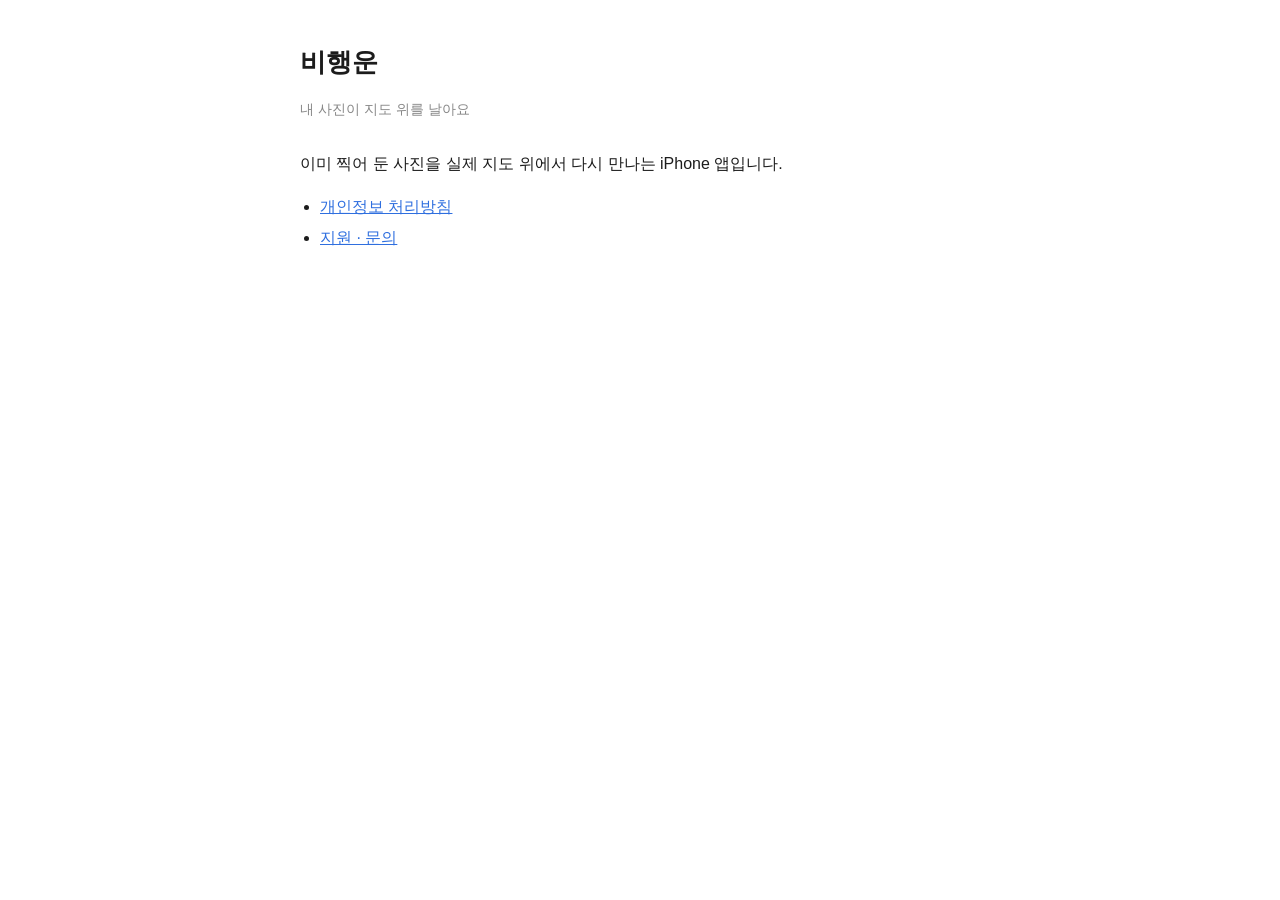
<file: index.html>
<!doctype html><html lang="ko"><head><meta charset="utf-8"><meta name="viewport" content="width=device-width,initial-scale=1"><title>비행운</title><link rel="stylesheet" href="style.css"></head>
<body><h1>비행운</h1><p class="meta">내 사진이 지도 위를 날아요</p>
<p>이미 찍어 둔 사진을 실제 지도 위에서 다시 만나는 iPhone 앱입니다.</p>
<ul><li><a href="privacy/">개인정보 처리방침</a></li><li><a href="support/">지원 · 문의</a></li></ul>
</body></html>
</file>
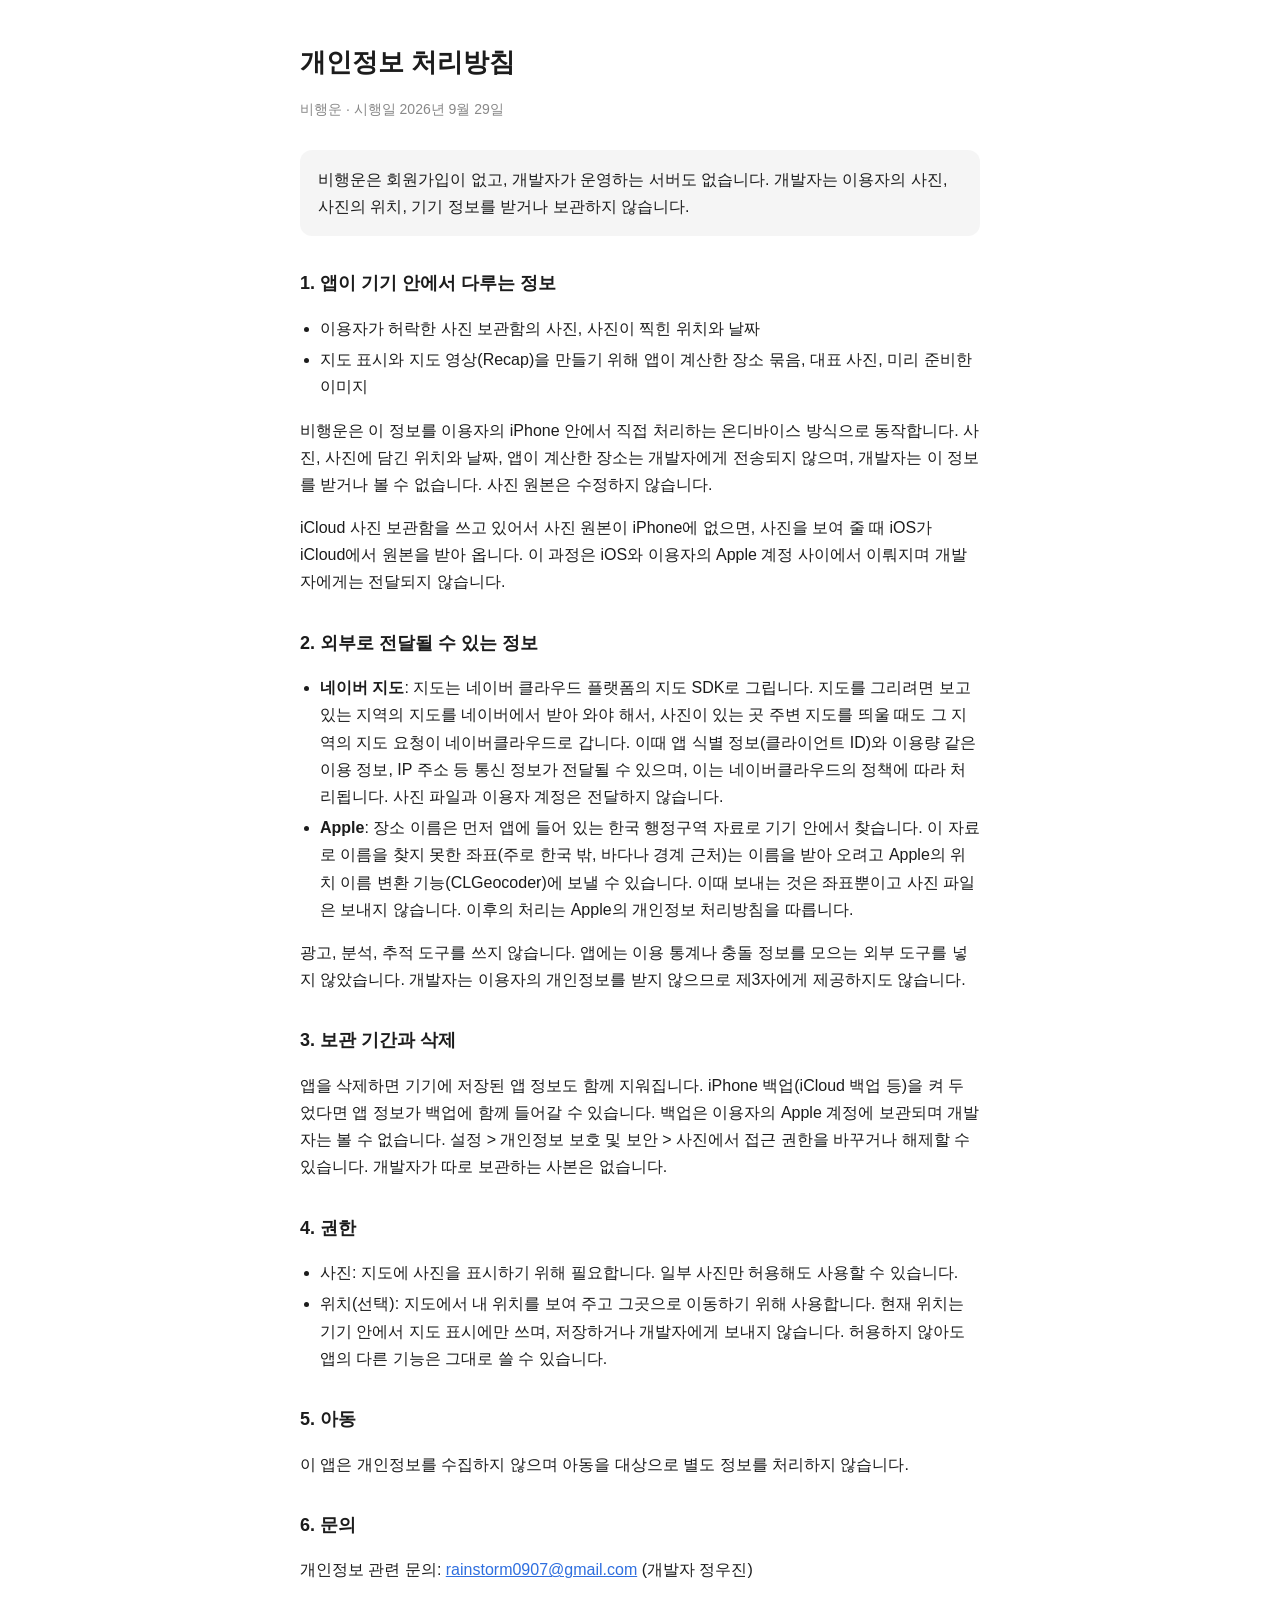
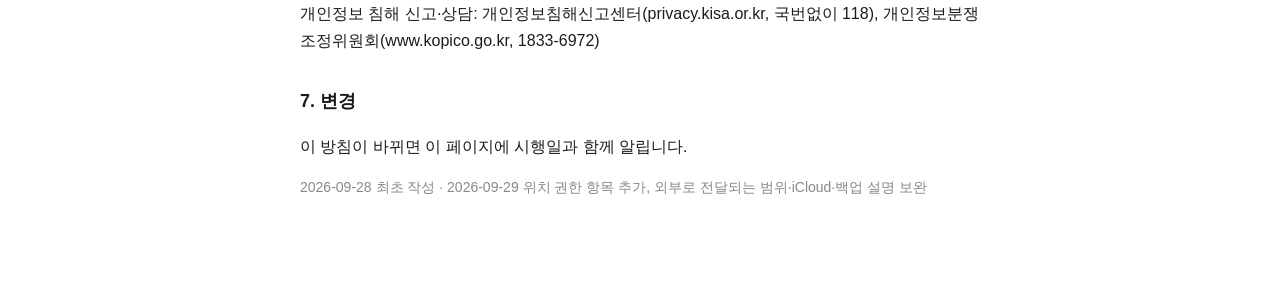
<file: privacy/index.html>
<!doctype html><html lang="ko"><head><meta charset="utf-8"><meta name="viewport" content="width=device-width,initial-scale=1"><title>비행운 개인정보 처리방침</title><link rel="stylesheet" href="../style.css"></head>
<body><h1>개인정보 처리방침</h1><p class="meta">비행운 · 시행일 2026년 9월 29일</p>
<div class="box">비행운은 회원가입이 없고, 개발자가 운영하는 서버도 없습니다. 개발자는 이용자의 사진, 사진의 위치, 기기 정보를 받거나 보관하지 않습니다.</div>

<h2>1. 앱이 기기 안에서 다루는 정보</h2>
<ul>
<li>이용자가 허락한 사진 보관함의 사진, 사진이 찍힌 위치와 날짜</li>
<li>지도 표시와 지도 영상(Recap)을 만들기 위해 앱이 계산한 장소 묶음, 대표 사진, 미리 준비한 이미지</li>
</ul>
<p>비행운은 이 정보를 이용자의 iPhone 안에서 직접 처리하는 온디바이스 방식으로 동작합니다. 사진, 사진에 담긴 위치와 날짜, 앱이 계산한 장소는 개발자에게 전송되지 않으며, 개발자는 이 정보를 받거나 볼 수 없습니다. 사진 원본은 수정하지 않습니다.</p>
<p>iCloud 사진 보관함을 쓰고 있어서 사진 원본이 iPhone에 없으면, 사진을 보여 줄 때 iOS가 iCloud에서 원본을 받아 옵니다. 이 과정은 iOS와 이용자의 Apple 계정 사이에서 이뤄지며 개발자에게는 전달되지 않습니다.</p>

<h2>2. 외부로 전달될 수 있는 정보</h2>
<ul>
<li><b>네이버 지도</b>: 지도는 네이버 클라우드 플랫폼의 지도 SDK로 그립니다. 지도를 그리려면 보고 있는 지역의 지도를 네이버에서 받아 와야 해서, 사진이 있는 곳 주변 지도를 띄울 때도 그 지역의 지도 요청이 네이버클라우드로 갑니다. 이때 앱 식별 정보(클라이언트 ID)와 이용량 같은 이용 정보, IP 주소 등 통신 정보가 전달될 수 있으며, 이는 네이버클라우드의 정책에 따라 처리됩니다. 사진 파일과 이용자 계정은 전달하지 않습니다.</li>
<li><b>Apple</b>: 장소 이름은 먼저 앱에 들어 있는 한국 행정구역 자료로 기기 안에서 찾습니다. 이 자료로 이름을 찾지 못한 좌표(주로 한국 밖, 바다나 경계 근처)는 이름을 받아 오려고 Apple의 위치 이름 변환 기능(CLGeocoder)에 보낼 수 있습니다. 이때 보내는 것은 좌표뿐이고 사진 파일은 보내지 않습니다. 이후의 처리는 Apple의 개인정보 처리방침을 따릅니다.</li>
</ul>
<p>광고, 분석, 추적 도구를 쓰지 않습니다. 앱에는 이용 통계나 충돌 정보를 모으는 외부 도구를 넣지 않았습니다. 개발자는 이용자의 개인정보를 받지 않으므로 제3자에게 제공하지도 않습니다.</p>

<h2>3. 보관 기간과 삭제</h2>
<p>앱을 삭제하면 기기에 저장된 앱 정보도 함께 지워집니다. iPhone 백업(iCloud 백업 등)을 켜 두었다면 앱 정보가 백업에 함께 들어갈 수 있습니다. 백업은 이용자의 Apple 계정에 보관되며 개발자는 볼 수 없습니다. 설정 &gt; 개인정보 보호 및 보안 &gt; 사진에서 접근 권한을 바꾸거나 해제할 수 있습니다. 개발자가 따로 보관하는 사본은 없습니다.</p>

<h2>4. 권한</h2>
<ul>
<li>사진: 지도에 사진을 표시하기 위해 필요합니다. 일부 사진만 허용해도 사용할 수 있습니다.</li>
<li>위치(선택): 지도에서 내 위치를 보여 주고 그곳으로 이동하기 위해 사용합니다. 현재 위치는 기기 안에서 지도 표시에만 쓰며, 저장하거나 개발자에게 보내지 않습니다. 허용하지 않아도 앱의 다른 기능은 그대로 쓸 수 있습니다.</li>
</ul>

<h2>5. 아동</h2>
<p>이 앱은 개인정보를 수집하지 않으며 아동을 대상으로 별도 정보를 처리하지 않습니다.</p>

<h2>6. 문의</h2>
<p>개인정보 관련 문의: <a href="mailto:rainstorm0907@gmail.com">rainstorm0907@gmail.com</a> (개발자 정우진)</p>
<p>개인정보 침해 신고·상담: 개인정보침해신고센터(privacy.kisa.or.kr, 국번없이 118), 개인정보분쟁조정위원회(www.kopico.go.kr, 1833-6972)</p>

<h2>7. 변경</h2>
<p>이 방침이 바뀌면 이 페이지에 시행일과 함께 알립니다.</p>
<p class="meta">2026-09-28 최초 작성 · 2026-09-29 위치 권한 항목 추가, 외부로 전달되는 범위·iCloud·백업 설명 보완</p>
</body></html>
</file>
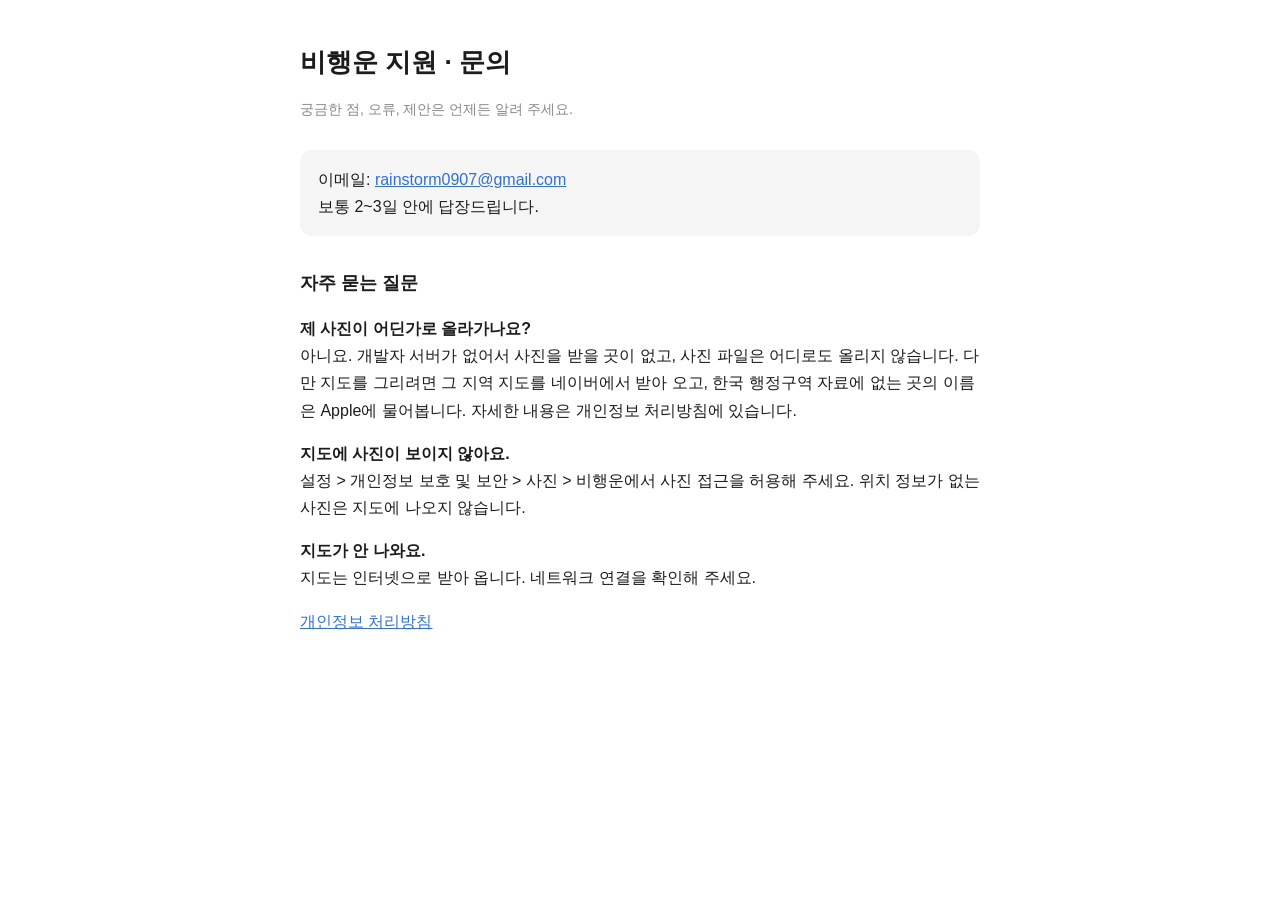
<file: support/index.html>
<!doctype html><html lang="ko"><head><meta charset="utf-8"><meta name="viewport" content="width=device-width,initial-scale=1"><title>비행운 지원</title><link rel="stylesheet" href="../style.css"></head>
<body><h1>비행운 지원 · 문의</h1><p class="meta">궁금한 점, 오류, 제안은 언제든 알려 주세요.</p>
<div class="box">이메일: <a href="mailto:rainstorm0907@gmail.com">rainstorm0907@gmail.com</a><br>보통 2~3일 안에 답장드립니다.</div>
<h2>자주 묻는 질문</h2>
<p><b>제 사진이 어딘가로 올라가나요?</b><br>아니요. 개발자 서버가 없어서 사진을 받을 곳이 없고, 사진 파일은 어디로도 올리지 않습니다. 다만 지도를 그리려면 그 지역 지도를 네이버에서 받아 오고, 한국 행정구역 자료에 없는 곳의 이름은 Apple에 물어봅니다. 자세한 내용은 개인정보 처리방침에 있습니다.</p>
<p><b>지도에 사진이 보이지 않아요.</b><br>설정 &gt; 개인정보 보호 및 보안 &gt; 사진 &gt; 비행운에서 사진 접근을 허용해 주세요. 위치 정보가 없는 사진은 지도에 나오지 않습니다.</p>
<p><b>지도가 안 나와요.</b><br>지도는 인터넷으로 받아 옵니다. 네트워크 연결을 확인해 주세요.</p>
<p><a href="../privacy/">개인정보 처리방침</a></p>
</body></html>
</file>
<file: style.css>
:root{color-scheme:light dark}
body{font-family:-apple-system,BlinkMacSystemFont,"Apple SD Gothic Neo","Noto Sans KR",sans-serif;max-width:680px;margin:0 auto;padding:40px 20px 80px;line-height:1.7;color:#1c1c1c;background:#fff}
@media (prefers-color-scheme:dark){body{color:#eee;background:#111}a{color:#8ab4ff}}
h1{font-size:26px;margin:0 0 4px}h2{font-size:18px;margin:32px 0 8px}
.meta{color:#888;font-size:14px;margin-bottom:28px}
ul{padding-left:20px}li{margin:4px 0}
a{color:#2f6fdf}
.box{background:rgba(127,127,127,.08);border-radius:12px;padding:16px 18px;margin:16px 0}
</file>
